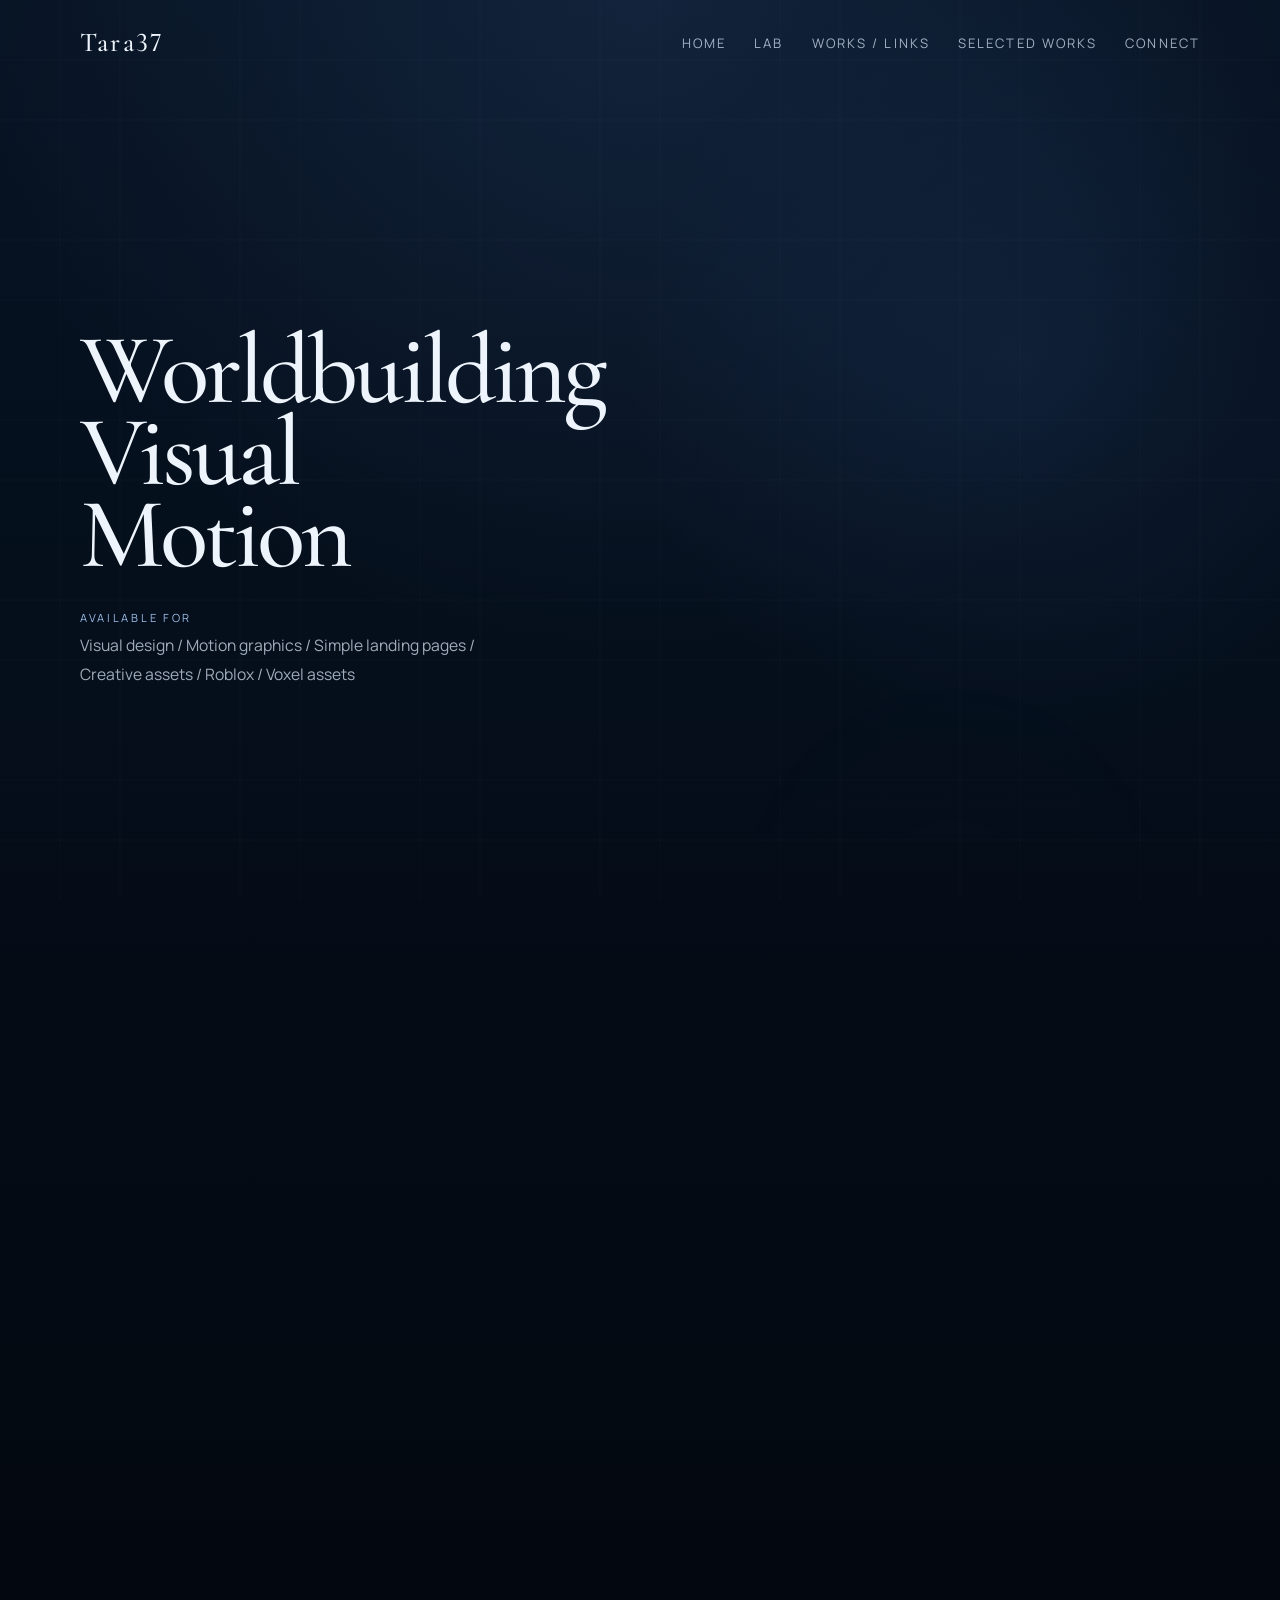
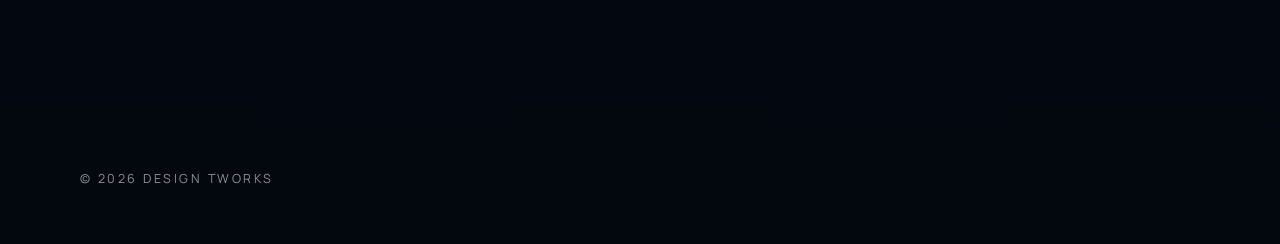
<file: index.html>
<!doctype html>
<html lang="ja">
  <head>
    <meta charset="UTF-8" />
    <meta name="viewport" content="width=device-width, initial-scale=1.0" />
    <title>DesignTworks | Portfolio Hub</title>
    <meta
      name="description"
      content="DesignTworks portfolio hub. Worldbuilding, visual design, and motion works in one place."
    />
    <link rel="preconnect" href="https://fonts.googleapis.com" />
    <link rel="preconnect" href="https://fonts.gstatic.com" crossorigin />
    <link
      href="https://fonts.googleapis.com/css2?family=Cormorant+Garamond:wght@400;500;600&family=Manrope:wght@400;500;600;700&display=swap"
      rel="stylesheet"
    />
    <link rel="stylesheet" href="css/style.css?v=20260417-contact-button" />
  </head>
  <body>
    <div class="page-shell">
      <header class="site-header" id="top">
        <div class="site-header__inner">
          <a class="site-logo" href="#top">Tara37</a>

          <nav class="site-nav" aria-label="Primary navigation">
            <ul class="site-nav__list">
              <li><a href="#hero">Home</a></li>
              <li><a href="/mysite/lab/">Lab</a></li>
              <li><a href="#links">Works / Links</a></li>
              <li><a href="#about">Selected Works</a></li>
              <li><a href="#connect">Connect</a></li>
            </ul>
          </nav>

          <button
            class="menu-toggle"
            type="button"
            aria-expanded="false"
            aria-controls="mobile-menu"
            aria-label="メニューを開く"
          >
            <span class="menu-toggle__line"></span>
            <span class="menu-toggle__line"></span>
            <span class="menu-toggle__line"></span>
          </button>
        </div>

        <nav
          class="mobile-nav"
          id="mobile-menu"
          aria-label="Mobile navigation"
          hidden
        >
          <ul class="mobile-nav__list">
            <li><a href="#hero">Home</a></li>
            <li><a href="/mysite/lab/">Lab</a></li>
            <li><a href="#links">Works / Links</a></li>
            <li><a href="#about">Selected Works</a></li>
            <li><a href="#connect">Connect</a></li>
          </ul>
        </nav>
      </header>

      <main>
        <section class="hero section" id="hero">
          <div class="hero__glow hero__glow--top"></div>

          <div class="hero__inner">
            <div class="hero__copy">
              <h1 class="hero__title js-hero-title">
                Worldbuilding<br />
                Visual <br />
                Motion
              </h1>

              <div class="hero__available" aria-label="Available for services">
                <p class="hero__available-label">Available for</p>
                <p class="hero__available-text">
                  Visual design / Motion graphics / Simple landing pages /
                  Creative assets / Roblox / Voxel assets
                </p>
              </div>
            </div>

            <div
              class="hero__visual js-hero-media"
              aria-label="Three.js hero visual"
            >
              <div class="hero__visual-overlay"></div>
              <div class="hero__visual-floor"></div>
              <div id="hero-canvas-host" class="hero__canvas-host"></div>
            </div>
          </div>
        </section>

        <section class="section section-links js-reveal" id="links">
          <div class="section-heading">
            <p class="section-heading__eyebrow">Works / Links</p>
          </div>

          <div class="link-card-grid" id="link-card-grid"></div>
        </section>

        <section class="section section-about js-reveal" id="about">
          <div class="section-heading">
            <h2 class="section-heading__title">Selected Works</h2>
          </div>

          <div class="about-grid" id="selected-works-grid"></div>
        </section>

        <section class="section section-connect js-reveal" id="connect">
          <div
            class="section-heading section-heading--center section-heading--compact"
          >
            <p class="section-heading__eyebrow">Connect</p>
          </div>

          <div class="connect-grid" id="connect-grid"></div>
        </section>
      </main>

      <footer class="site-footer">
        <p>© 2026 Design Tworks</p>
      </footer>
    </div>

    <div class="work-modal" id="work-modal" hidden>
      <div class="work-modal__backdrop" data-close-modal></div>
      <div class="work-modal__dialog" role="dialog" aria-modal="true">
        <button
          class="work-modal__close"
          type="button"
          aria-label="Close media"
          data-close-modal
        >
          Close
        </button>
        <div class="work-modal__media" id="work-modal-media"></div>
      </div>
    </div>

    <script src="https://cdn.jsdelivr.net/npm/gsap@3.12.7/dist/gsap.min.js"></script>
    <script type="module" src="js/main.js?v=20260423-hero-cubes"></script>
  </body>
</html>
</file>
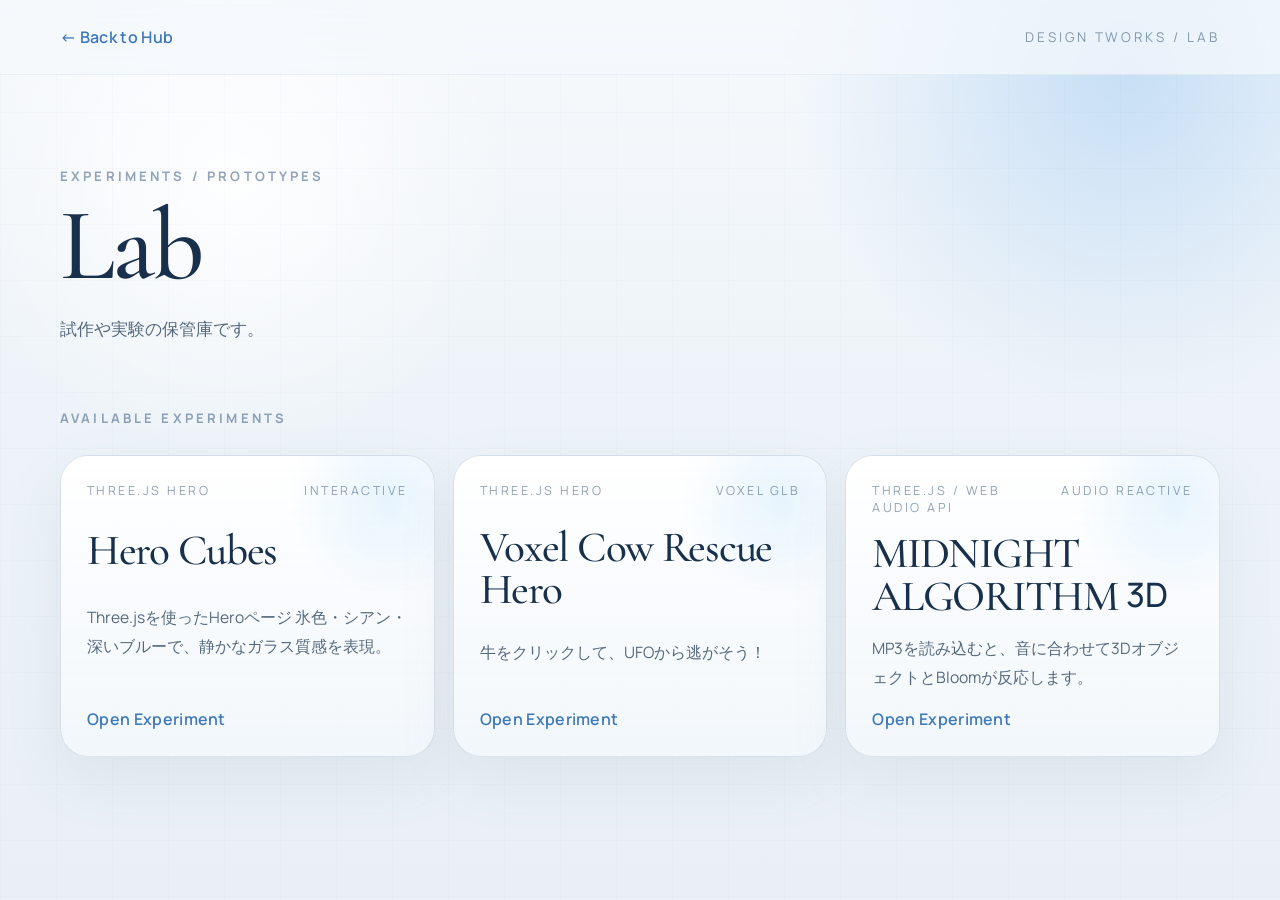
<file: lab/index.html>
<!doctype html>
<html lang="ja">
  <head>
    <meta charset="UTF-8" />
    <meta name="viewport" content="width=device-width, initial-scale=1.0" />
    <title>Lab | DesignTworks</title>
    <meta
      name="description"
      content="DesignTworks Lab. Experiments, prototypes, and motion studies collected in one place."
    />
    <link rel="preconnect" href="https://fonts.googleapis.com" />
    <link rel="preconnect" href="https://fonts.gstatic.com" crossorigin />
    <link
      href="https://fonts.googleapis.com/css2?family=Cormorant+Garamond:wght@400;500;600&family=Manrope:wght@400;500;600;700&display=swap"
      rel="stylesheet"
    />
    <link rel="stylesheet" href="css/style.css" />
  </head>
  <body>
    <div class="page-shell">
      <header class="lab-header">
        <div class="lab-header__inner">
          <a class="lab-header__back" href="../index.html">Back to Hub</a>
          <p class="lab-header__label">Design Tworks / Lab</p>
        </div>
      </header>

      <main class="lab-main">
        <section class="lab-hero" aria-labelledby="lab-title">
          <p class="lab-hero__eyebrow">Experiments / Prototypes</p>
          <h1 class="lab-hero__title" id="lab-title">Lab</h1>
          <p class="lab-hero__lead">試作や実験の保管庫です。</p>
        </section>

        <section class="lab-section" aria-label="Available experiments">
          <div class="section-head">
            <p class="section-head__eyebrow">Available Experiments</p>
          </div>

          <div class="lab-grid">
            <a
              class="lab-card lab-card--featured"
              href="./hero-cubes/index.html"
            >
              <div class="lab-card__meta">
                <span>Three.js Hero</span>
                <span>Interactive</span>
              </div>
              <h3 class="lab-card__title">Hero Cubes</h3>
              <p class="lab-card__text">
                Three.jsを使ったHeroページ
                氷色・シアン・深いブルーで、静かなガラス質感を表現。
              </p>
              <span class="lab-card__link">Open Experiment</span>
            </a>

            <a
              class="lab-card lab-card--featured"
              href="./voxel-cow-rescue/index.html"
            >
              <div class="lab-card__meta">
                <span>Three.js Hero</span>
                <span>Voxel GLB</span>
              </div>
              <h3 class="lab-card__title">Voxel Cow Rescue Hero</h3>
              <p class="lab-card__text">牛をクリックして、UFOから逃がそう！</p>
              <span class="lab-card__link">Open Experiment</span>
            </a>

            <a
              class="lab-card lab-card--featured lab-card--midnight"
              href="./midnight-algorithm-3d/"
            >
              <div class="lab-card__meta">
                <span>Three.js / Web Audio API</span>
                <span>Audio Reactive</span>
              </div>
              <h3 class="lab-card__title">
                MIDNIGHT ALGORITHM <span class="lab-card__title-code">3D</span>
              </h3>
              <p class="lab-card__text">
                MP3を読み込むと、音に合わせて3DオブジェクトとBloomが反応します。
              </p>
              <span class="lab-card__link">Open Experiment</span>
            </a>
          </div>
        </section>
      </main>
    </div>
  </body>
</html>
</file>
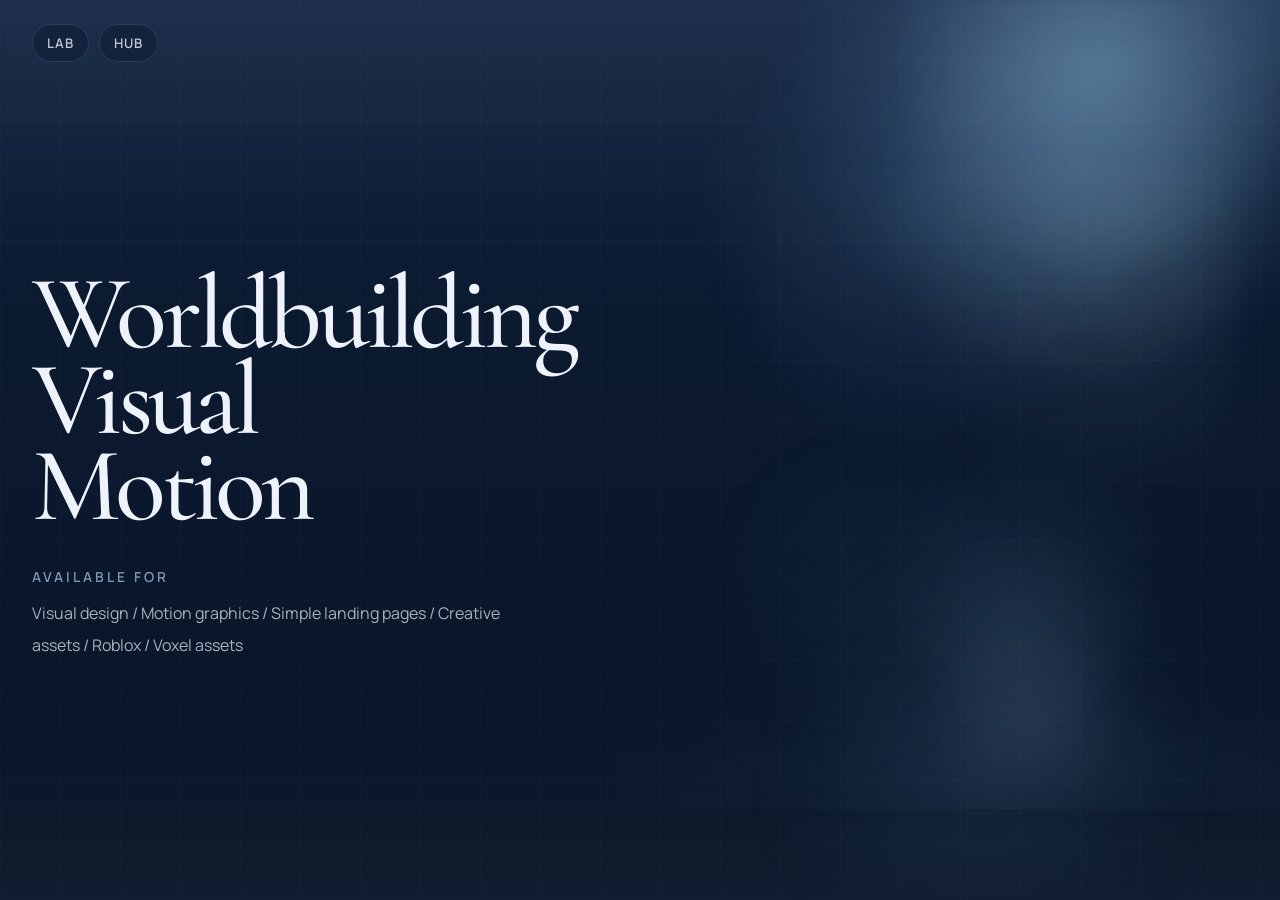
<file: lab/hero-cubes/index.html>
<!doctype html>
<html lang="ja">
  <head>
    <meta charset="UTF-8" />
    <meta name="viewport" content="width=device-width, initial-scale=1.0" />
    <title>Hero Cubes | DesignTworks Lab</title>
    <meta
      name="description"
      content="Three.js hero cube experiment collected inside DesignTworks Lab."
    />
    <link rel="preconnect" href="https://fonts.googleapis.com" />
    <link rel="preconnect" href="https://fonts.gstatic.com" crossorigin />
    <link
      href="https://fonts.googleapis.com/css2?family=Cormorant+Garamond:wght@400;500;600&family=Manrope:wght@400;500;600;700&display=swap"
      rel="stylesheet"
    />
    <link rel="stylesheet" href="css/style.css" />
  </head>
  <body>
    <div class="page-shell">
      <nav class="utility-nav" aria-label="Page navigation">
        <a href="../index.html">Lab</a>
        <a href="../../index.html">Hub</a>
      </nav>

      <main class="hero" id="home" aria-labelledby="hero-title">
        <div class="hero__grid"></div>
        <div class="hero__glow hero__glow--top"></div>
        <div class="hero__glow hero__glow--bottom"></div>

        <section class="hero__inner">
          <div class="hero__copy">
            <h1 id="hero-title" class="hero__title">
              <span>Worldbuilding</span>
              <span>Visual</span>
              <span>Motion</span>
            </h1>

            <div class="hero__availability">
              <p class="hero__availability-label">Available For</p>
              <p class="hero__availability-text">
                Visual design / Motion graphics / Simple landing pages /
                Creative assets / Roblox / Voxel assets
              </p>
            </div>
          </div>

          <div class="hero__visual" id="works">
            <div class="hero__visual-overlay"></div>
            <div class="hero__visual-floor"></div>
            <div
              id="hero-canvas-host"
              class="hero__canvas-host"
              aria-label="Three.js render area"
            ></div>
          </div>
        </section>
      </main>
    </div>

    <script type="module" src="js/main.js"></script>
  </body>
</html>
</file>
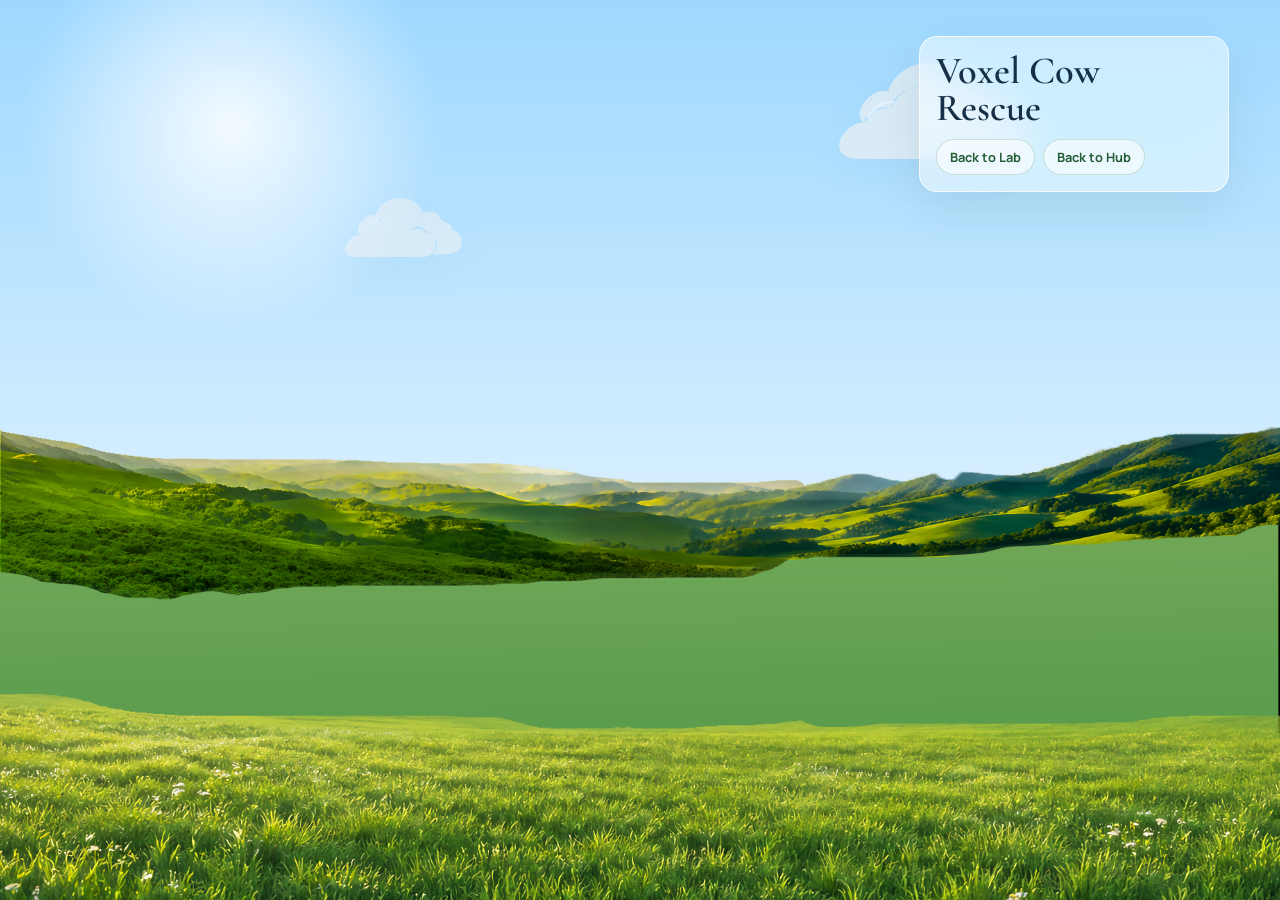
<file: lab/voxel-cow-rescue/index.html>
<!doctype html>
<html lang="ja">
  <head>
    <meta charset="UTF-8" />
    <meta name="viewport" content="width=device-width, initial-scale=1.0" />
    <title>Voxel Cow Rescue | DesignTworks Lab</title>
    <meta
      name="description"
      content="A Three.js lab experiment with voxel cows, a UFO, layered backgrounds, and simple interaction."
    />
    <link rel="preconnect" href="https://fonts.googleapis.com" />
    <link rel="preconnect" href="https://fonts.gstatic.com" crossorigin />
    <link
      href="https://fonts.googleapis.com/css2?family=Cormorant+Garamond:wght@500;600&family=Manrope:wght@400;500;600;700&display=swap"
      rel="stylesheet"
    />
    <link rel="stylesheet" href="css/style.css" />
  </head>
  <body>
    <main class="rescue-hero" aria-labelledby="hero-title">
      <div class="rescue-hero__field" aria-hidden="true"></div>
      <div class="cloud cloud--one" aria-hidden="true"></div>
      <div class="cloud cloud--two" aria-hidden="true"></div>
      <div class="cloud cloud--three" aria-hidden="true"></div>

      <div
        id="scene-host"
        class="scene-host"
        aria-label="Voxel cow rescue Three.js scene"
      ></div>

      <div id="ufo-beam" class="ufo-beam" aria-hidden="true"></div>
      <div class="ufo-glow" aria-hidden="true"></div>
      <div class="front-grass" aria-hidden="true"></div>

      <section class="hero-panel">
        <h1 id="hero-title" class="hero-panel__title">Voxel Cow Rescue</h1>
        <div class="hero-panel__actions" aria-label="Navigation">
          <a href="../index.html">Back to Lab</a>
          <a href="../../index.html">Back to Hub</a>
        </div>
      </section>
    </main>

    <script type="module" src="js/main.js"></script>
  </body>
</html>
</file>
<file: css/style.css>
:root {
  --color-bg: #06111f;
  --color-bg-deep: #030913;
  --color-surface: rgba(11, 24, 43, 0.84);
  --color-surface-strong: rgba(15, 31, 53, 0.96);
  --color-border: rgba(164, 191, 224, 0.18);
  --color-border-strong: rgba(164, 191, 224, 0.3);
  --color-text: #eef4fb;
  --color-text-muted: rgba(220, 233, 249, 0.72);
  --color-accent: #9dbce6;
  --color-shadow: rgba(1, 8, 18, 0.44);
  --container-width: min(1120px, calc(100vw - 40px));
  --header-height: 84px;
  --radius-large: 28px;
  --radius-medium: 20px;
  --radius-small: 14px;
  --transition-base: 240ms ease;
}

*,
*::before,
*::after {
  box-sizing: border-box;
}

html {
  scroll-behavior: smooth;
}

body {
  margin: 0;
  min-width: 320px;
  color: var(--color-text);
  font-family: "Manrope", "Segoe UI", sans-serif;
  background:
    radial-gradient(circle at top, rgba(84, 128, 196, 0.18), transparent 34%),
    radial-gradient(
      circle at 80% 20%,
      rgba(63, 111, 179, 0.16),
      transparent 22%
    ),
    linear-gradient(180deg, #081525 0%, #040b15 55%, #03070e 100%);
}

body::before {
  position: fixed;
  inset: 0;
  content: "";
  background-image: url("../assets/common/grid.svg");
  background-size: 180px;
  opacity: 0.18;
  pointer-events: none;
}

img {
  display: block;
  max-width: 100%;
}

a {
  color: inherit;
  text-decoration: none;
}

code {
  font-family: "SFMono-Regular", Consolas, monospace;
  font-size: 0.92em;
}

.page-shell {
  position: relative;
  isolation: isolate;
  z-index: 1;
}

.section {
  position: relative;
  width: var(--container-width);
  margin: 0 auto;
  padding: 120px 0;
}

.site-header {
  position: sticky;
  top: 0;
  z-index: 20;
  backdrop-filter: blur(0);
  transition:
    background-color var(--transition-base),
    border-color var(--transition-base),
    backdrop-filter var(--transition-base),
    box-shadow var(--transition-base);
}

.site-header.is-scrolled {
  background-color: rgba(4, 11, 22, 0.78);
  border-bottom: 1px solid var(--color-border);
  backdrop-filter: blur(14px);
  box-shadow: 0 18px 40px rgba(0, 0, 0, 0.14);
}

.site-header__inner {
  width: var(--container-width);
  min-height: var(--header-height);
  margin: 0 auto;
  display: flex;
  align-items: center;
  justify-content: space-between;
  gap: 24px;
}

.site-logo {
  font-family: "Cormorant Garamond", Georgia, serif;
  font-size: 1.7rem;
  font-weight: 500;
  letter-spacing: 0.08em;
  font-variant-numeric: lining-nums;
  font-feature-settings:
    "lnum" 1,
    "tnum" 0;
}

.site-nav__list,
.mobile-nav__list {
  list-style: none;
  margin: 0;
  padding: 0;
}

.site-nav__list {
  display: flex;
  align-items: center;
  gap: 28px;
}

.site-nav a,
.mobile-nav a {
  color: var(--color-text-muted);
  font-size: 0.82rem;
  letter-spacing: 0.16em;
  text-transform: uppercase;
  transition:
    color var(--transition-base),
    opacity var(--transition-base);
}

.site-nav a:hover,
.mobile-nav a:hover,
.site-nav a:focus-visible,
.mobile-nav a:focus-visible {
  color: var(--color-text);
}

.menu-toggle {
  display: none;
  width: 48px;
  height: 48px;
  padding: 0;
  border: 1px solid var(--color-border);
  border-radius: 999px;
  background: rgba(13, 25, 42, 0.72);
  align-items: center;
  justify-content: center;
  flex-direction: column;
  gap: 5px;
  cursor: pointer;
}

.menu-toggle__line {
  width: 18px;
  height: 1.5px;
  background: var(--color-text);
  border-radius: 999px;
  transition:
    transform var(--transition-base),
    opacity var(--transition-base);
}

.menu-toggle[aria-expanded="true"] .menu-toggle__line:nth-child(1) {
  transform: translateY(6.5px) rotate(45deg);
}

.menu-toggle[aria-expanded="true"] .menu-toggle__line:nth-child(2) {
  opacity: 0;
}

.menu-toggle[aria-expanded="true"] .menu-toggle__line:nth-child(3) {
  transform: translateY(-6.5px) rotate(-45deg);
}

.mobile-nav {
  width: var(--container-width);
  margin: 0 auto 12px;
  border: 1px solid var(--color-border);
  border-radius: var(--radius-medium);
  background: rgba(8, 18, 33, 0.94);
  overflow: hidden;
}

.mobile-nav__list {
  display: grid;
}

.mobile-nav a {
  display: block;
  padding: 18px 20px;
  border-bottom: 1px solid rgba(164, 191, 224, 0.1);
}

.mobile-nav li:last-child a {
  border-bottom: 0;
}

.hero {
  position: relative;
  display: flex;
  align-items: center;
  padding-top: var(--header-height);
  padding-bottom: 0;
  overflow: hidden;
}

.hero__glow {
  position: absolute;
  pointer-events: none;
}

.hero__glow--top {
  top: -9%;
  left: -12%;
  right: -12%;
  width: auto;
  height: 50px;
  background:
    radial-gradient(
      ellipse at 72% 8%,
      rgba(175, 226, 255, 0.07),
      transparent 62%
    ),
    linear-gradient(
      180deg,
      rgba(181, 225, 255, 0.03) 0%,
      rgba(181, 225, 255, 0.012) 12%,
      rgba(12, 21, 27, 0) 56%
    );
  filter: blur(26px);
  opacity: 0.18;
}

.hero__inner {
  position: relative;
  z-index: 1;
  width: 100%;
  display: grid;
  grid-template-columns: minmax(320px, 0.88fr) minmax(360px, 1.12fr);
  gap: clamp(48px, 6vw, 96px);
  align-items: center;
}

.hero__copy {
  max-width: 620px;
  padding-top: min(4vh, 18px);
}

.section-heading__eyebrow {
  margin: 0;
  color: var(--color-accent);
  font-size: 0.78rem;
  letter-spacing: 0.28em;
  text-transform: uppercase;
}

.hero__title {
  margin: 0;
  max-width: 10ch;
  font-family: "Cormorant Garamond", Georgia, serif;
  font-size: clamp(4.2rem, 7.8vw, 8rem);
  font-weight: 500;
  line-height: 0.82;
  letter-spacing: -0.04em;
}

.hero__available {
  display: grid;
  gap: 6px;
  max-width: 54rem;
  margin-top: 34px;
}

.hero__available-label,
.hero__available-text {
  margin: 0;
}

.hero__available-label {
  color: var(--color-accent);
  font-size: 0.7rem;
  letter-spacing: 0.24em;
  text-transform: uppercase;
}

.hero__available-text {
  color: var(--color-text-muted);
  font-size: 0.98rem;
  line-height: 1.85;
  max-width: 100%;
}

.hero__visual {
  position: relative;
  min-height: clamp(460px, 52vw, 780px);
  overflow: visible;
  isolation: isolate;
}

.hero__visual-overlay {
  position: absolute;
  inset: -20% -34% -26% -20%;
  background:
    linear-gradient(var(--color-border-strong) 1px, transparent 1px),
    linear-gradient(90deg, var(--color-border-strong) 1px, transparent 1px);
  background-size: 64px 64px;
  mask-image: radial-gradient(
    circle at 58% 48%,
    rgba(0, 0, 0, 0.55),
    rgba(0, 0, 0, 0.12) 64%,
    rgba(0, 0, 0, 0.04) 84%,
    transparent 100%
  );
  -webkit-mask-image: radial-gradient(
    circle at 58% 48%,
    rgba(0, 0, 0, 0.55),
    rgba(0, 0, 0, 0.12) 64%,
    rgba(0, 0, 0, 0.04) 84%,
    transparent 100%
  );
  mix-blend-mode: screen;
  opacity: 0.004;
}

.hero__visual-floor {
  position: absolute;
  left: -20%;
  right: -42%;
  bottom: -24%;
  height: 48%;
  background:
    radial-gradient(
      circle at 48% 60%,
      rgba(170, 222, 255, 0.075),
      transparent 40%
    ),
    linear-gradient(
      to top,
      rgba(184, 225, 255, 0.026) 0%,
      rgba(184, 225, 255, 0.008) 22%,
      transparent 62%
    );
  filter: blur(100px);
  opacity: 0.28;
}

.hero__canvas-host {
  position: absolute;
  inset: -34% -60% -42% -40%;
  overflow: hidden;
  pointer-events: auto;
  background: transparent;
  isolation: isolate;
  z-index: 1;
  cursor: grab;
  opacity: 1;
  mask-image: radial-gradient(
    circle at 62% 44%,
    rgba(0, 0, 0, 1) 0%,
    rgba(0, 0, 0, 0.99) 34%,
    rgba(0, 0, 0, 0.94) 54%,
    rgba(0, 0, 0, 0.42) 74%,
    rgba(0, 0, 0, 0.12) 88%,
    rgba(0, 0, 0, 0) 100%
  );
  -webkit-mask-image: radial-gradient(
    circle at 62% 44%,
    rgba(0, 0, 0, 1) 0%,
    rgba(0, 0, 0, 0.99) 34%,
    rgba(0, 0, 0, 0.94) 54%,
    rgba(0, 0, 0, 0.42) 74%,
    rgba(0, 0, 0, 0.12) 88%,
    rgba(0, 0, 0, 0) 100%
  );
}

.hero__canvas-host.is-dragging {
  cursor: grabbing;
}

.hero__canvas-host canvas {
  width: 100%;
  height: 100%;
  display: block;
  opacity: 0.9;
  filter: saturate(1.05) contrast(1.01) brightness(1);
}

.section-heading {
  margin-bottom: 36px;
}

.section-heading__title {
  margin: 12px 0 0;
  font-family: "Cormorant Garamond", Georgia, serif;
  font-size: clamp(2.4rem, 5vw, 3.8rem);
  font-weight: 500;
  line-height: 1.02;
}

.link-card-grid,
.about-grid {
  display: grid;
  gap: 22px;
}

.link-card-grid {
  grid-template-columns: repeat(3, minmax(0, 1fr));
}

.link-card {
  display: flex;
  flex-direction: column;
  min-height: 100%;
  border: 1px solid var(--color-border);
  border-radius: var(--radius-medium);
  overflow: hidden;
  background: linear-gradient(
    180deg,
    rgba(10, 22, 40, 0.92),
    rgba(7, 15, 27, 0.92)
  );
  box-shadow: 0 24px 48px rgba(2, 8, 18, 0.24);
  transition:
    transform var(--transition-base),
    border-color var(--transition-base),
    box-shadow var(--transition-base);
}

.link-card:hover,
.link-card:focus-within {
  transform: translateY(-4px);
  border-color: var(--color-border-strong);
  box-shadow: 0 28px 58px rgba(2, 8, 18, 0.34);
}

.link-card__image {
  position: relative;
  aspect-ratio: 16 / 10;
  overflow: hidden;
  border-bottom: 1px solid rgba(164, 191, 224, 0.12);
  background: rgba(10, 22, 40, 0.92);
}

.link-card__image::after {
  position: absolute;
  inset: 0;
  content: "";
  background: linear-gradient(
    180deg,
    rgba(8, 18, 33, 0.08),
    rgba(8, 18, 33, 0.22)
  );
  pointer-events: none;
}

.link-card__image img {
  width: 100%;
  height: 100%;
  object-fit: cover;
  object-position: center top;
  transform: scale(1.01);
}

.link-card__body {
  display: flex;
  flex: 1;
  flex-direction: column;
  gap: 14px;
  padding: 24px 22px 22px;
}

.link-card__label {
  color: var(--color-accent);
  font-size: 0.74rem;
  letter-spacing: 0.24em;
  text-transform: uppercase;
}

.link-card__title {
  margin: 0;
  font-family: "Cormorant Garamond", Georgia, serif;
  font-size: 2rem;
  font-weight: 500;
}

.link-card__text,
.about-card p {
  margin: 0;
  color: var(--color-text-muted);
  font-size: 0.96rem;
  line-height: 1.8;
}

.link-card__footer {
  display: flex;
  align-items: center;
  justify-content: space-between;
  margin-top: auto;
  padding-top: 10px;
  color: var(--color-text);
  font-size: 0.84rem;
  letter-spacing: 0.08em;
}

.link-card__arrow {
  font-size: 1.1rem;
}

.about-grid {
  grid-template-columns: repeat(3, minmax(0, 1fr));
  gap: 28px;
}

.about-card {
  padding: 0;
  border: 1px solid rgba(164, 191, 224, 0.08);
  border-radius: 12px;
  background: rgba(4, 12, 24, 0.78);
  overflow: hidden;
  transition:
    transform var(--transition-base),
    border-color var(--transition-base),
    box-shadow var(--transition-base);
}

.about-card:hover,
.about-card:focus-within {
  transform: translateY(-4px);
  border-color: rgba(164, 191, 224, 0.18);
  box-shadow: 0 28px 58px rgba(2, 8, 18, 0.34);
}

.about-card__media {
  position: relative;
  display: grid;
  place-items: center;
  min-height: 244px;
  aspect-ratio: 4 / 3.6;
  background: rgba(4, 14, 28, 0.96);
  color: rgba(125, 156, 204, 0.46);
  font-size: 0.78rem;
  letter-spacing: 0.06em;
  overflow: hidden;
}

.about-card__media::after {
  position: absolute;
  inset: 0;
  content: "";
  background: linear-gradient(
    180deg,
    rgba(5, 13, 24, 0.04),
    rgba(5, 13, 24, 0.24)
  );
  pointer-events: none;
}

.about-card__media img,
.about-card__media video {
  width: 100%;
  height: 100%;
  object-fit: cover;
}

.about-card__media--portrait img {
  object-position: center 34%;
}

.about-card__media--landscape img,
.about-card__media--video video {
  object-position: center center;
}

.about-card__body {
  display: flex;
  align-items: flex-start;
  justify-content: space-between;
  gap: 16px;
  padding: 18px 18px 16px;
}

.about-card__label {
  color: var(--color-accent);
  font-size: 0.72rem;
  letter-spacing: 0.22em;
  text-transform: uppercase;
}

.about-card__title {
  margin: 10px 0 0;
  font-family: "Cormorant Garamond", Georgia, serif;
  font-size: 1.5rem;
  font-weight: 500;
  line-height: 1.02;
}

.about-card__meta {
  margin: 0;
  color: rgba(220, 233, 249, 0.52);
  font-size: 0.7rem;
  letter-spacing: 0.18em;
  text-transform: uppercase;
}

.about-card__action {
  flex-shrink: 0;
  align-self: center;
  color: rgba(238, 244, 251, 0.72);
  font-size: 0.9rem;
  letter-spacing: 0.08em;
}

.about-card__button {
  width: 100%;
  padding: 0;
  border: 0;
  background: transparent;
  color: inherit;
  text-align: left;
  cursor: pointer;
}

.about-card__button .about-card__action {
  transition:
    transform var(--transition-base),
    opacity var(--transition-base);
}

.about-card__button:hover .about-card__action,
.about-card__button:focus-visible .about-card__action {
  transform: translateX(2px);
  opacity: 0.8;
}

.section-heading--center {
  text-align: center;
}

.section-heading--compact {
  margin-bottom: 8px;
}

.connect-grid {
  display: flex;
  justify-content: center;
}

.connect-card {
  display: inline-flex;
  flex-direction: column;
  align-items: center;
  gap: 8px;
  text-align: center;
}

.connect-card__link {
  color: var(--color-text);
  transition:
    transform var(--transition-base),
    opacity var(--transition-base),
    background-color var(--transition-base),
    border-color var(--transition-base),
    box-shadow var(--transition-base);
}

.connect-card__link--primary:hover,
.connect-card__link--primary:focus-visible {
  transform: translateY(-2px);
  opacity: 0.76;
}

.connect-card__link--primary {
  display: inline-flex;
  align-items: center;
  justify-content: center;
  min-width: 72px;
  min-height: 72px;
}

.connect-card__link--secondary {
  display: inline-flex;
  align-items: center;
  justify-content: center;
  min-height: 42px;
  padding: 0 18px;
  border: 1px solid rgba(238, 244, 251, 0.28);
  border-radius: 8px;
  background: rgba(5, 14, 28, 0.96);
  box-shadow: 0 10px 24px rgba(0, 0, 0, 0.14);
}

.connect-card__link--secondary:hover,
.connect-card__link--secondary:focus-visible {
  border-color: rgba(238, 244, 251, 0.42);
  background: rgba(7, 18, 34, 0.98);
}

.connect-card__link--secondary:active {
  transform: translateY(2px);
  box-shadow: 0 6px 14px rgba(0, 0, 0, 0.16);
}

.connect-card__title {
  display: block;
  font-family: "Cormorant Garamond", Georgia, serif;
  font-size: 2rem;
  font-weight: 500;
}

.connect-card__subtitle {
  display: block;
  font-family: "Cormorant Garamond", Georgia, serif;
  font-size: 1rem;
  font-weight: 500;
  letter-spacing: 0.04em;
}

.work-modal {
  position: fixed;
  inset: 0;
  z-index: 40;
  display: grid;
  place-items: center;
}

.work-modal[hidden] {
  display: none;
}

.work-modal__backdrop {
  position: absolute;
  inset: 0;
  background: rgba(2, 8, 18, 0.84);
  backdrop-filter: blur(10px);
}

.work-modal__dialog {
  position: relative;
  width: min(960px, calc(100vw - 32px));
  padding: 16px;
  border: 1px solid rgba(164, 191, 224, 0.16);
  border-radius: 20px;
  background: rgba(6, 17, 31, 0.96);
  box-shadow: 0 32px 72px rgba(0, 0, 0, 0.3);
}

.work-modal__close {
  display: inline-flex;
  margin-left: auto;
  margin-bottom: 12px;
  border: 0;
  background: transparent;
  color: var(--color-text-muted);
  font-size: 0.75rem;
  letter-spacing: 0.16em;
  text-transform: uppercase;
  cursor: pointer;
}

.work-modal__media {
  overflow: hidden;
  border-radius: 14px;
  background: rgba(4, 12, 24, 0.9);
}

.work-modal__media video {
  display: block;
  width: 100%;
  max-height: 78vh;
  object-fit: contain;
}

.work-modal__media img {
  display: block;
  width: 100%;
  max-height: 78vh;
  object-fit: contain;
}

.site-footer {
  width: var(--container-width);
  margin: 0 auto;
  padding: 16px 0 44px;
  color: rgba(238, 244, 251, 0.58);
  font-size: 0.78rem;
  letter-spacing: 0.2em;
  text-transform: uppercase;
}

.js-reveal {
  opacity: 0;
  transform: translateY(24px);
}

@media (max-width: 960px) {
  .link-card-grid,
  .about-grid {
    grid-template-columns: repeat(2, minmax(0, 1fr));
  }
}

@media (max-width: 767px) {
  .section {
    width: min(calc(100vw - 32px), 100%);
    padding: 88px 0;
  }

  .site-header__inner {
    min-height: 74px;
  }

  .site-nav {
    display: none;
  }

  .menu-toggle {
    display: inline-flex;
  }

  .hero {
    min-height: auto;
    padding-top: calc(var(--header-height) + 24px);
    padding-bottom: 72px;
  }

  .hero__inner {
    grid-template-columns: 1fr;
    gap: 28px;
    min-height: auto;
  }

  .hero__copy {
    padding-top: 12px;
    max-width: 760px;
  }

  .hero__title {
    max-width: 100%;
    font-size: clamp(3.3rem, 12vw, 5.2rem);
    line-height: 0.86;
  }

  .hero__available {
    gap: 5px;
    margin-top: 28px;
  }

  .hero__available-label {
    font-size: 0.66rem;
    letter-spacing: 0.2em;
  }

  .hero__available-text {
    font-size: 0.84rem;
    line-height: 1.5;
    max-width: 31ch;
  }

  .hero__visual {
    min-height: 0;
    background: transparent !important;
    box-shadow: none !important;
    border: 0 !important;
  }

  .hero__canvas-host {
    background: transparent !important;
    box-shadow: none !important;
    border: 0 !important;
  }

  .sp {
    display: block;
  }

  .section-heading__title {
    font-size: clamp(2rem, 10vw, 3rem);
  }

  .link-card-grid,
  .about-grid {
    grid-template-columns: 1fr;
  }

  .work-modal__dialog {
    padding: 12px;
  }
}

@media (prefers-reduced-motion: reduce) {
  html {
    scroll-behavior: auto;
  }

  *,
  *::before,
  *::after {
    animation-duration: 0.01ms !important;
    animation-iteration-count: 1 !important;
    transition-duration: 0.01ms !important;
    scroll-behavior: auto !important;
  }

  .js-reveal {
    opacity: 1;
    transform: none;
  }
}

@media (max-width: 760px) {
  .hero {
    padding-top: calc(var(--header-height) + 12px);
    padding-bottom: 44px;
  }

  .hero__title {
    font-size: clamp(2.9rem, 15vw, 4.9rem);
    line-height: 0.88;
  }

  .hero__available {
    margin-top: 24px;
  }

  .hero__available-text {
    max-width: 33ch;
  }

  .hero__visual {
    min-height: 360px;
  }

  .hero__visual-overlay {
    display: none;
  }

  .hero__canvas-host {
    inset: -26% -44% -32% -34%;
  }
}
</file>
<file: lab/css/style.css>
:root {
  --bg: #edf2f7;
  --bg-soft: #f7fafc;
  --panel: rgba(255, 255, 255, 0.74);
  --panel-strong: rgba(255, 255, 255, 0.92);
  --line: rgba(119, 146, 181, 0.16);
  --line-strong: rgba(119, 146, 181, 0.24);
  --text: #18304c;
  --text-soft: rgba(24, 48, 76, 0.72);
  --accent: #3f79b8;
  --accent-soft: rgba(81, 132, 186, 0.16);
  --container: min(1160px, calc(100vw - 48px));
}

* {
  box-sizing: border-box;
}

body {
  margin: 0;
  min-height: 100vh;
  font-family: "Manrope", sans-serif;
  color: var(--text);
  background:
    radial-gradient(circle at 88% 8%, rgba(180, 212, 243, 0.7), transparent 24%),
    radial-gradient(circle at 18% 20%, rgba(255, 255, 255, 0.9), transparent 22%),
    linear-gradient(180deg, #f6f9fc 0%, #edf3f8 46%, #e9eff5 100%);
}

body::before {
  content: "";
  position: fixed;
  inset: 0;
  pointer-events: none;
  background:
    linear-gradient(rgba(111, 142, 176, 0.06) 1px, transparent 1px),
    linear-gradient(90deg, rgba(111, 142, 176, 0.06) 1px, transparent 1px);
  background-size: 56px 56px;
  opacity: 0.42;
}

.page-shell {
  position: relative;
  min-height: 100vh;
}

.lab-header {
  position: sticky;
  top: 0;
  z-index: 10;
  backdrop-filter: blur(16px);
  background: rgba(245, 249, 252, 0.74);
  border-bottom: 1px solid rgba(126, 152, 183, 0.12);
}

.lab-header__inner {
  width: var(--container);
  margin: 0 auto;
  min-height: 74px;
  display: flex;
  align-items: center;
  justify-content: space-between;
  gap: 24px;
}

.lab-header__back,
.lab-card__link {
  color: var(--accent);
  text-decoration: none;
  font-weight: 600;
  letter-spacing: 0.02em;
}

.lab-header__back::before {
  content: "← ";
}

.lab-header__label {
  margin: 0;
  font-size: 0.84rem;
  letter-spacing: 0.22em;
  text-transform: uppercase;
  color: rgba(55, 84, 117, 0.58);
}

.lab-main {
  width: var(--container);
  margin: 0 auto;
  padding: clamp(56px, 8vw, 92px) 0 96px;
}

.lab-hero {
  max-width: 760px;
}

.lab-hero__eyebrow,
.section-head__eyebrow {
  margin: 0;
  font-size: 0.82rem;
  font-weight: 700;
  letter-spacing: 0.24em;
  text-transform: uppercase;
  color: rgba(65, 99, 136, 0.58);
}

.lab-hero__title,
.section-head__title,
.lab-card__title {
  font-family: "Cormorant Garamond", serif;
  font-weight: 500;
  letter-spacing: -0.03em;
}

.lab-hero__title {
  margin: 14px 0 0;
  font-size: clamp(4.2rem, 8vw, 6.6rem);
  line-height: 0.9;
}

.lab-hero__lead {
  margin: 22px 0 0;
  max-width: 680px;
  color: var(--text-soft);
  font-size: clamp(1rem, 1.3vw, 1.08rem);
  line-height: 1.9;
}

.lab-section {
  margin-top: 64px;
}

.section-head {
  display: grid;
  gap: 10px;
}

.section-head__title {
  margin: 0;
  font-size: clamp(2rem, 4vw, 3rem);
}

.lab-grid {
  margin-top: 28px;
  display: grid;
  grid-template-columns: repeat(3, minmax(0, 1fr));
  gap: 18px;
}

.lab-card {
  position: relative;
  display: grid;
  gap: 16px;
  min-height: 280px;
  padding: 26px;
  border-radius: 28px;
  border: 1px solid var(--line);
  background:
    linear-gradient(180deg, rgba(255, 255, 255, 0.92), rgba(247, 250, 252, 0.78)),
    radial-gradient(circle at 88% 10%, rgba(176, 212, 240, 0.18), transparent 28%);
  box-shadow: 0 22px 56px rgba(120, 146, 171, 0.12);
  text-decoration: none;
  color: inherit;
}

.lab-card--featured {
  background:
    radial-gradient(circle at 88% 14%, rgba(159, 211, 249, 0.24), transparent 24%),
    linear-gradient(180deg, rgba(255, 255, 255, 0.97), rgba(243, 248, 252, 0.86));
  border-color: var(--line-strong);
}

.lab-card--placeholder {
  background:
    linear-gradient(180deg, rgba(255, 255, 255, 0.68), rgba(245, 248, 251, 0.78)),
    radial-gradient(circle at 85% 15%, rgba(189, 217, 243, 0.14), transparent 22%);
}

.lab-card__meta {
  display: flex;
  justify-content: space-between;
  gap: 16px;
  font-size: 0.78rem;
  letter-spacing: 0.2em;
  text-transform: uppercase;
  color: rgba(66, 96, 128, 0.58);
}

.lab-card__title {
  margin: 0;
  font-size: clamp(2rem, 3.4vw, 2.7rem);
  line-height: 0.96;
}

.lab-card__text {
  margin: 0;
  color: var(--text-soft);
  line-height: 1.85;
  font-size: 0.98rem;
}

.lab-card__link {
  align-self: end;
}

.lab-card--midnight .lab-card__meta {
  display: grid;
  grid-template-columns: minmax(0, 1fr) max-content;
}

.lab-card--midnight .lab-card__meta span:last-child {
  justify-self: end;
  text-align: right;
}

.lab-card--midnight .lab-card__title {
  line-height: 1;
}

.lab-card__title-code {
  font-family: "Manrope", sans-serif;
  font-size: 0.78em;
  font-weight: 500;
  letter-spacing: 0;
  vertical-align: 0.08em;
}

.lab-card[aria-disabled="true"] .lab-card__link {
  color: rgba(63, 121, 184, 0.48);
}

@media (hover: hover) {
  .lab-card--featured:hover {
    transform: translateY(-3px);
    box-shadow: 0 28px 64px rgba(107, 138, 171, 0.16);
  }
}

@media (max-width: 980px) {
  .lab-grid {
    grid-template-columns: 1fr;
  }
}

@media (max-width: 720px) {
  :root {
    --container: min(100vw - 28px, 1160px);
  }

  .lab-header__inner {
    min-height: 64px;
    gap: 12px;
  }

  .lab-header__label {
    font-size: 0.74rem;
    letter-spacing: 0.18em;
  }

  .lab-card {
    min-height: auto;
    padding: 22px;
    border-radius: 22px;
  }
}
</file>
<file: lab/hero-cubes/css/style.css>
:root {
  --bg-base: #081326;
  --bg-deep: #0c1a30;
  --text-main: #eef3fb;
  --text-soft: rgba(223, 231, 244, 0.74);
  --line-soft: rgba(162, 191, 232, 0.05);
  --line-mid: rgba(176, 206, 244, 0.08);
  --container: min(1220px, calc(100vw - 64px));
}

* {
  box-sizing: border-box;
}

html {
  scroll-behavior: smooth;
}

body {
  margin: 0;
  min-height: 100vh;
  font-family: "Manrope", sans-serif;
  color: var(--text-main);
  background:
    radial-gradient(
      circle at 85% 8%,
      rgba(146, 207, 255, 0.2),
      transparent 22%
    ),
    linear-gradient(180deg, #162845 0%, #0c1a30 34%, #091325 100%);
  overflow-x: hidden;
}

body::before,
body::after {
  content: "";
  position: fixed;
  inset: 0;
  pointer-events: none;
}

body::before {
  background:
    linear-gradient(var(--line-soft) 1px, transparent 1px),
    linear-gradient(90deg, var(--line-soft) 1px, transparent 1px);
  background-size: 60px 60px;
  opacity: 0.56;
}

body::after {
  background:
    radial-gradient(
      circle at 87% 7%,
      rgba(163, 217, 255, 0.2),
      transparent 16%
    ),
    linear-gradient(
      to top,
      rgba(176, 221, 255, 0.05) 0%,
      rgba(176, 221, 255, 0.02) 12%,
      transparent 28%
    );
}

.page-shell {
  position: relative;
  min-height: 100vh;
}

.utility-nav {
  position: absolute;
  top: 24px;
  left: max(24px, calc((100vw - var(--container)) / 2));
  z-index: 4;
  display: inline-flex;
  gap: 10px;
}

.utility-nav a {
  display: inline-flex;
  align-items: center;
  min-height: 38px;
  padding: 0 14px;
  border-radius: 999px;
  border: 1px solid rgba(175, 210, 245, 0.14);
  background: rgba(10, 20, 38, 0.34);
  backdrop-filter: blur(14px);
  color: rgba(235, 242, 251, 0.8);
  font-size: 0.82rem;
  font-weight: 600;
  letter-spacing: 0.08em;
  text-decoration: none;
  text-transform: uppercase;
}

.hero {
  position: relative;
  min-height: 100vh;
  padding: clamp(48px, 8vh, 88px) 0;
}

.hero::before,
.hero::after {
  content: "";
  position: absolute;
  inset: 0;
  pointer-events: none;
}

.hero::before {
  background:
    radial-gradient(
      circle at 84% 10%,
      rgba(196, 231, 255, 0.13),
      transparent 16%
    ),
    radial-gradient(
      circle at 72% 22%,
      rgba(132, 196, 255, 0.065),
      transparent 20%
    ),
    linear-gradient(180deg, rgba(255, 255, 255, 0.015), transparent 24%);
  filter: blur(6px);
  opacity: 0.72;
}

.hero::after {
  background:
    radial-gradient(
      circle at 68% 66%,
      rgba(145, 212, 255, 0.05),
      transparent 18%
    ),
    linear-gradient(
      to bottom,
      rgba(180, 223, 255, 0.02) 0%,
      rgba(180, 223, 255, 0.01) 20%,
      transparent 42%
    );
  opacity: 0.9;
}

.hero__grid,
.hero__glow {
  position: absolute;
  pointer-events: none;
}

.hero__grid {
  inset: 0;
  background:
    linear-gradient(180deg, rgba(255, 255, 255, 0.015), transparent 24%),
    radial-gradient(
      circle at 72% 26%,
      rgba(123, 181, 249, 0.08),
      transparent 20%
    );
}

.hero__glow--top {
  top: -3%;
  right: -2%;
  width: min(34vw, 500px);
  height: min(34vw, 500px);
  background: radial-gradient(
    circle,
    rgba(163, 221, 255, 0.1),
    transparent 70%
  );
  filter: blur(22px);
}

.hero__glow--bottom {
  left: 60%;
  bottom: 1%;
  width: min(42vw, 660px);
  height: 210px;
  transform: translateX(-10%);
  background: radial-gradient(
    circle,
    rgba(130, 192, 255, 0.08),
    transparent 72%
  );
  filter: blur(38px);
}

.hero__inner {
  position: relative;
  z-index: 1;
  width: var(--container);
  min-height: calc(100vh - clamp(96px, 16vh, 176px));
  margin: 0 auto;
  display: grid;
  grid-template-columns: minmax(300px, 0.9fr) minmax(360px, 1.1fr);
  gap: clamp(56px, 7vw, 112px);
  align-items: center;
}

.hero__copy {
  max-width: 620px;
  padding-top: min(4vh, 32px);
}

.hero__title {
  margin: 0;
  font-family: "Cormorant Garamond", serif;
  font-size: clamp(4.6rem, 8.2vw, 8.5rem);
  font-weight: 500;
  line-height: 0.82;
  letter-spacing: -0.045em;
}

.hero__title span {
  display: block;
}

.hero__availability {
  margin-top: 38px;
  max-width: 720px;
}

.hero__availability-label {
  margin: 0;
  font-size: 0.86rem;
  font-weight: 600;
  letter-spacing: 0.22em;
  text-transform: uppercase;
  color: rgba(175, 199, 233, 0.72);
}

.hero__availability-text {
  margin: 12px 0 0;
  color: var(--text-soft);
  font-size: clamp(1rem, 1.2vw, 1.08rem);
  line-height: 1.95;
}

.hero__visual {
  position: relative;
  min-height: clamp(460px, 52vw, 780px);
}

.hero__visual::before {
  content: "";
  position: absolute;
  inset: 8% 2% 6% 20%;
  pointer-events: none;
  background:
    radial-gradient(
      circle at 56% 74%,
      rgba(149, 219, 255, 0.1),
      transparent 28%
    ),
    radial-gradient(
      circle at 72% 22%,
      rgba(196, 232, 255, 0.09),
      transparent 34%
    ),
    linear-gradient(180deg, rgba(255, 255, 255, 0.02), rgba(255, 255, 255, 0));
  filter: blur(20px);
  opacity: 0.88;
}

.hero__visual-overlay {
  position: absolute;
  inset: 4% -4% 0 2%;
  background:
    linear-gradient(var(--line-mid) 1px, transparent 1px),
    linear-gradient(90deg, var(--line-mid) 1px, transparent 1px);
  background-size: 52px 52px;
  mask-image: radial-gradient(
    circle at 72% 52%,
    rgba(0, 0, 0, 0.7),
    rgba(0, 0, 0, 0.1) 72%,
    transparent 100%
  );
  opacity: 0.08;
}

.hero__visual-floor {
  position: absolute;
  left: 8%;
  right: -6%;
  bottom: 0;
  height: 28%;
  background:
    radial-gradient(
      circle at 58% 62%,
      rgba(170, 222, 255, 0.14),
      transparent 28%
    ),
    linear-gradient(
      to top,
      rgba(184, 225, 255, 0.07) 0%,
      rgba(184, 225, 255, 0.02) 16%,
      transparent 46%
    );
  filter: blur(28px);
  opacity: 0.62;
}

#hero-canvas-host {
  position: absolute;
  inset: -2% -8% -4% -2%;
  overflow: hidden;
  pointer-events: auto;
  opacity: 1;
  background: transparent;
  isolation: isolate;
  z-index: 1;
  cursor: grab;
  mask-image: radial-gradient(
    circle at 67% 58%,
    rgba(0, 0, 0, 1) 0%,
    rgba(0, 0, 0, 0.98) 44%,
    rgba(0, 0, 0, 0.9) 64%,
    rgba(0, 0, 0, 0.55) 84%,
    rgba(0, 0, 0, 0) 100%
  );
  -webkit-mask-image: radial-gradient(
    circle at 67% 58%,
    rgba(0, 0, 0, 1) 0%,
    rgba(0, 0, 0, 0.98) 44%,
    rgba(0, 0, 0, 0.9) 64%,
    rgba(0, 0, 0, 0.55) 84%,
    rgba(0, 0, 0, 0) 100%
  );
}

#hero-canvas-host.is-dragging {
  cursor: grabbing;
}

#hero-canvas-host::before {
  content: "";
  position: absolute;
  left: 14%;
  right: -4%;
  bottom: 0;
  height: 32%;
  background: radial-gradient(
    circle,
    rgba(167, 220, 255, 0.08),
    transparent 64%
  );
  filter: blur(48px);
  opacity: 0.64;
}

#hero-canvas-host::after {
  content: "";
  position: absolute;
  inset: 0;
  background:
    radial-gradient(
      circle at 78% 16%,
      rgba(166, 223, 255, 0.045),
      transparent 18%
    ),
    radial-gradient(
      circle at 60% 78%,
      rgba(180, 226, 255, 0.03),
      transparent 20%
    ),
    linear-gradient(
      to top,
      rgba(183, 222, 255, 0.02) 0%,
      rgba(183, 222, 255, 0.01) 12%,
      transparent 34%
    );
  pointer-events: none;
}

#hero-canvas-host canvas {
  display: block;
  width: 100%;
  height: 100%;
  opacity: 0.98;
  filter: saturate(1.24) contrast(1.06) brightness(1.03);
}

.hero-canvas {
  background: transparent;
}

.hero-visual,
.hero-visual-stage,
.hero-visual-inner {
  background: transparent !important;
  border: none !important;
  box-shadow: none !important;
}

@media (max-width: 1100px) {
  .hero__inner {
    grid-template-columns: 1fr;
    gap: 28px;
    min-height: auto;
  }

  .hero__copy {
    padding-top: 12px;
    max-width: 760px;
  }

  .hero__visual {
    min-height: 520px;
  }

  #hero-canvas-host {
    inset: -2% -8% -2% -4%;
  }
}

@media (max-width: 760px) {
  :root {
    --container: min(100vw - 28px, 1220px);
  }

  .utility-nav {
    top: 14px;
    left: 14px;
    gap: 8px;
  }

  .utility-nav a {
    min-height: 34px;
    padding: 0 12px;
    font-size: 0.74rem;
  }

  .hero {
    padding: 36px 0 44px;
  }

  .hero__title {
    font-size: clamp(3.6rem, 16vw, 5.6rem);
    line-height: 0.87;
  }

  .hero__availability {
    margin-top: 28px;
  }

  .hero__visual {
    min-height: 360px;
  }

  .hero__visual-overlay {
    inset: 8% -2% 0 0;
    background-size: 38px 38px;
    opacity: 0.06;
  }

  #hero-canvas-host {
    inset: 0 -10% -2% -6%;
  }
}
</file>
<file: lab/voxel-cow-rescue/css/style.css>
:root {
  --panel: rgba(255, 255, 255, 0.56);
  --panel-line: rgba(255, 255, 255, 0.74);
  --text: #163047;
  --text-soft: rgba(22, 48, 71, 0.74);
  --leaf: #3f7f50;
  --sky-top: #9ed8ff;
  --sky-mid: #d9f0ff;
  --sky-low: #fff4cc;
}

* {
  box-sizing: border-box;
}

html,
body {
  width: 100%;
  min-height: 100%;
}

body {
  margin: 0;
  overflow: hidden;
  font-family: "Manrope", sans-serif;
  color: var(--text);
  background: var(--sky-mid);
}

.rescue-hero {
  position: relative;
  width: 100vw;
  height: 100vh;
  min-height: 620px;
  overflow: hidden;
  background:
    radial-gradient(
      circle at 18% 14%,
      rgba(255, 255, 255, 0.86),
      transparent 16%
    ),
    linear-gradient(
      180deg,
      var(--sky-top) 0%,
      var(--sky-mid) 58%,
      var(--sky-low) 100%
    );
  isolation: isolate;
}

.rescue-hero__field {
  position: absolute;
  z-index: 1;
  left: 0;
  right: 0;
  bottom: 0;
  height: 68vh;
  min-height: 560px;
  background-image: url("../../../assets/Lab_UFO/BG_field.webp");
  background-position: center bottom;
  background-repeat: no-repeat;
  background-size: cover;
  pointer-events: none;
}

.cloud {
  position: absolute;
  z-index: 2;
  width: clamp(120px, 16vw, 260px);
  aspect-ratio: 3 / 1.25;
  background: url("../../../assets/Lab_UFO/cloud.svg") center / contain
    no-repeat;
  opacity: 0.72;
  filter: drop-shadow(0 12px 20px rgba(70, 134, 176, 0.12));
  pointer-events: none;
  animation: cloud-drift linear infinite;
}

.cloud--one {
  top: 11vh;
  left: -18vw;
  animation-duration: 52s;
}

.cloud--two {
  top: 22vh;
  left: 26vw;
  width: clamp(90px, 11vw, 180px);
  opacity: 0.52;
  animation-duration: 68s;
  animation-delay: -28s;
}

.cloud--three {
  top: 7vh;
  left: 64vw;
  width: clamp(150px, 18vw, 300px);
  opacity: 0.64;
  animation-duration: 76s;
  animation-delay: -46s;
}

.scene-host {
  position: absolute;
  inset: 0;
  z-index: 3;
}

.scene-host canvas {
  display: block;
  width: 100%;
  height: 100%;
  cursor: pointer;
}

.ufo-beam {
  position: absolute;
  z-index: 4;
  left: 50%;
  top: 27%;
  width: clamp(230px, 22vw, 390px);
  height: min(46vh, 430px);
  transform: translateX(-50%) scaleY(0.92);
  transform-origin: 50% 8%;
  background: url("../../../assets/Lab_UFO/UFO_Beam.svg") center top / 100% 100%
    no-repeat;
  opacity: 0;
  mix-blend-mode: screen;
  pointer-events: none;
  transition:
    opacity 1.2s ease,
    transform 1.2s ease;
}

.ufo-beam.is-active {
  opacity: 0.72;
  transform: translateX(-50%) scaleY(1);
  animation: beam-pulse 2.8s ease-in-out infinite;
}

.ufo-glow {
  position: absolute;
  z-index: 4;
  left: 50%;
  top: 62%;
  width: min(52vw, 620px);
  height: min(28vh, 280px);
  border-radius: 50%;
  background: radial-gradient(
    circle,
    rgba(255, 255, 214, 0.42),
    transparent 66%
  );
  opacity: 0;
  transform: translate(-50%, -50%);
  pointer-events: none;
  transition: opacity 1.2s ease;
}

.ufo-glow.is-active {
  opacity: 1;
}

.front-grass {
  position: absolute;
  z-index: 5;
  left: -2vw;
  right: -2vw;
  bottom: -56px;
  height: clamp(350px, 38vh, 560px);
  background-image: url("../../../assets/Lab_UFO/front_grass.webp");
  background-position: center bottom;
  background-repeat: no-repeat;
  background-size: auto 230%;
  pointer-events: none;
}

.hero-panel {
  position: absolute;
  z-index: 6;
  top: clamp(18px, 4vh, 44px);
  right: clamp(16px, 4vw, 58px);
  width: min(310px, calc(100vw - 32px));
  padding: 16px;
  border: 1px solid var(--panel-line);
  border-radius: 18px;
  background: rgba(255, 255, 255, 0.48);
  box-shadow: 0 18px 44px rgba(64, 108, 110, 0.12);
  -webkit-backdrop-filter: blur(18px) saturate(1.25);
  backdrop-filter: blur(18px) saturate(1.25);
}

.hero-panel__label {
  margin: 0;
  color: rgba(42, 92, 86, 0.72);
  font-size: 0.72rem;
  font-weight: 700;
  letter-spacing: 0.18em;
  line-height: 1.4;
  text-transform: uppercase;
}

.hero-panel__title {
  margin: 0;
  font-family: "Cormorant Garamond", serif;
  font-size: clamp(1.85rem, 3vw, 2.6rem);
  font-weight: 600;
  line-height: 0.96;
  letter-spacing: 0;
}

.hero-panel__text {
  display: none;
  margin: 0;
  color: var(--text-soft);
  font-size: 0.96rem;
  line-height: 1.8;
}

.hero-panel__actions {
  display: flex;
  flex-wrap: wrap;
  gap: 8px;
  margin-top: 12px;
}

.hero-panel__actions a {
  display: inline-flex;
  min-height: 36px;
  align-items: center;
  justify-content: center;
  padding: 0 13px;
  border: 1px solid rgba(63, 127, 80, 0.22);
  border-radius: 999px;
  background: rgba(255, 255, 255, 0.58);
  color: #245c37;
  font-size: 0.8rem;
  font-weight: 700;
  text-decoration: none;
}

@keyframes cloud-drift {
  from {
    transform: translateX(-18vw);
  }

  to {
    transform: translateX(128vw);
  }
}

@keyframes beam-pulse {
  0%,
  100% {
    opacity: 0.5;
    filter: brightness(1);
  }

  50% {
    opacity: 0.86;
    filter: brightness(1.2);
  }
}

@media (max-width: 760px) {
  body {
    overflow: auto;
  }

  .rescue-hero {
    min-height: 100svh;
  }

  .rescue-hero__field {
    height: 72vh;
    min-height: 560px;
  }

  .ufo-beam {
    top: 28%;
    width: 210px;
    height: 42vh;
  }

  .front-grass {
    left: -8vw;
    right: -8vw;
    height: 49vh;
    min-height: 350px;
    background-size: auto 220%;
    background-position: center bottom;
    bottom: -18px;
  }

  .hero-panel {
    top: 14px;
    left: auto;
    right: 14px;
    bottom: auto;
    width: min(260px, calc(100vw - 28px));
    max-width: calc(100vw - 32px);
    overflow: hidden;
    border-radius: 16px;
    padding: 13px;
  }

  .hero-panel__title {
    font-size: 1.85rem;
  }

  .hero-panel__text {
    font-size: 0.9rem;
    line-height: 1.65;
  }
}

@media (min-width: 1000px) {
  .front-grass {
    height: clamp(270px, 36vh, 410px);
    background-size: 100% auto;
    background-position: center bottom;
    bottom: -28px;
  }
}

@media (min-width: 2000px) {
  .front-grass {
    height: clamp(270px, 36vh, 410px);
    background-size: 100% auto;
    background-position: center bottom;
    bottom: -112px;
  }
}
</file>
